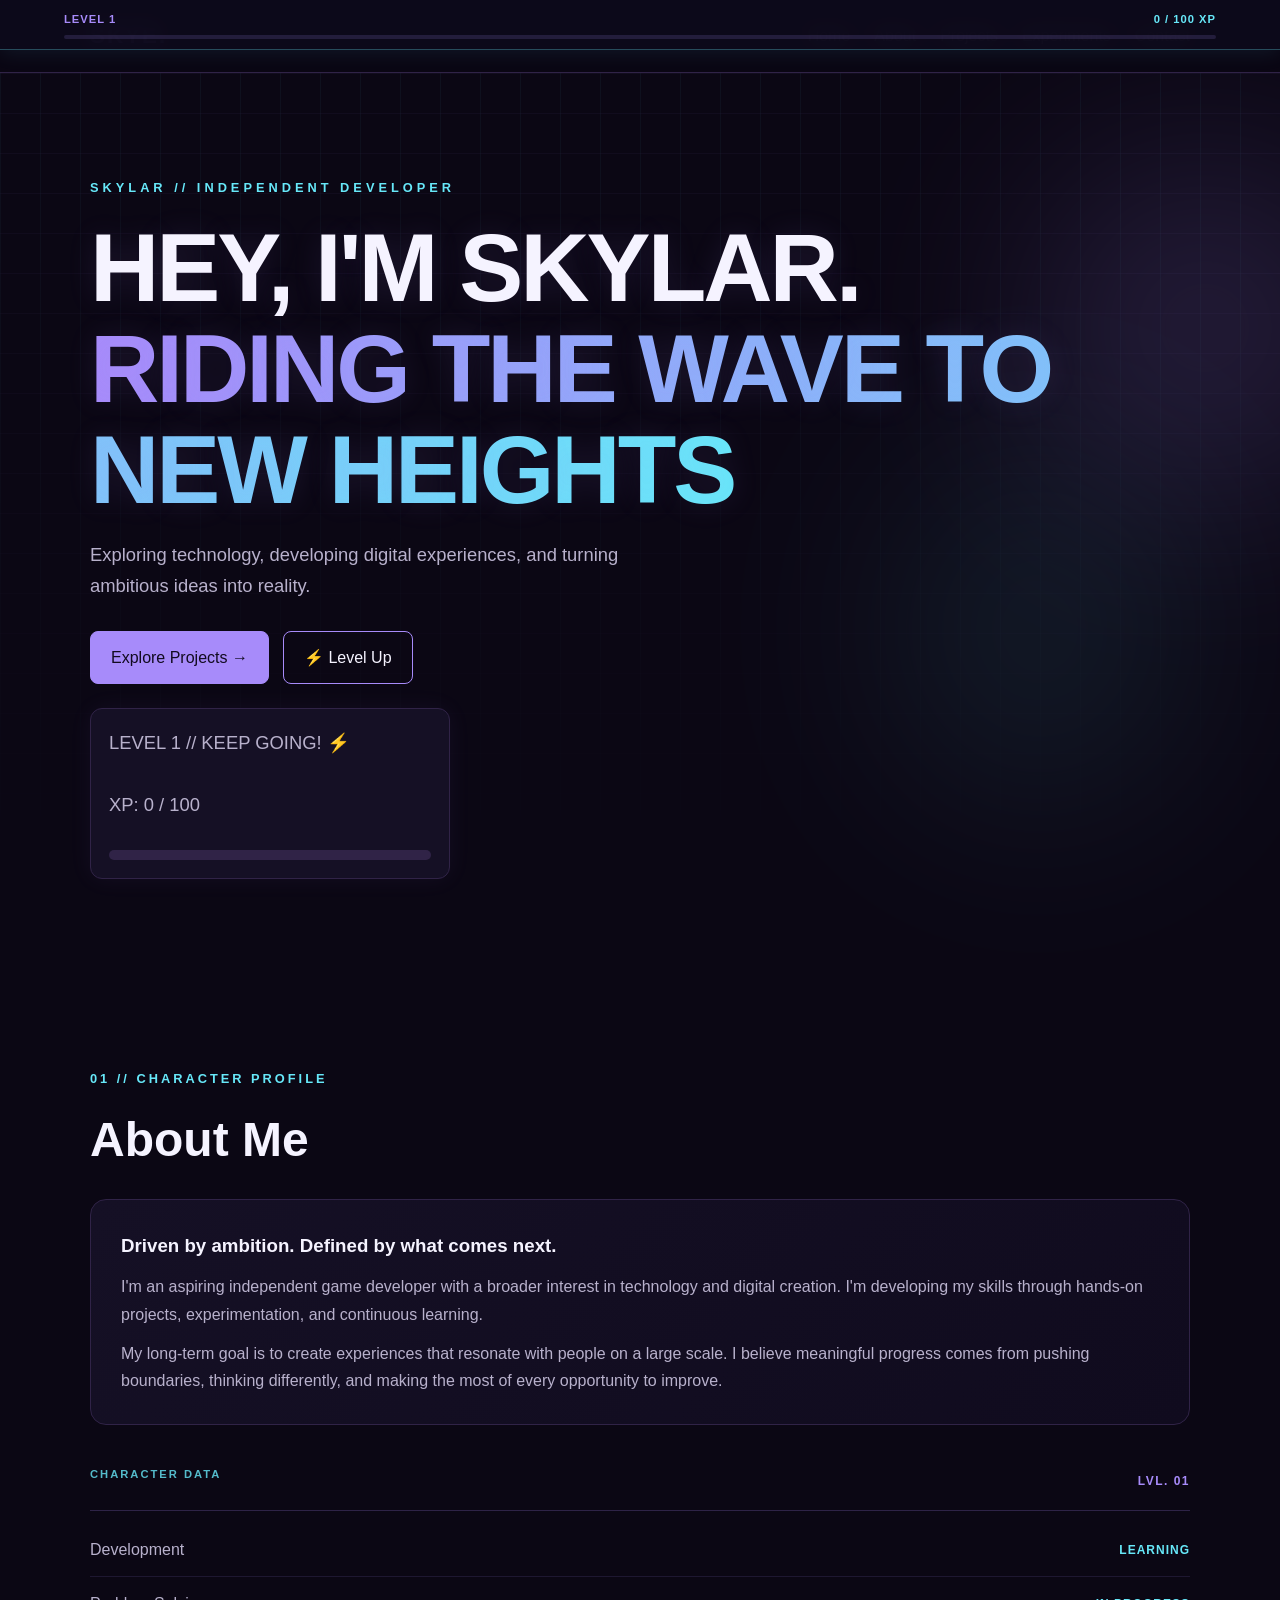
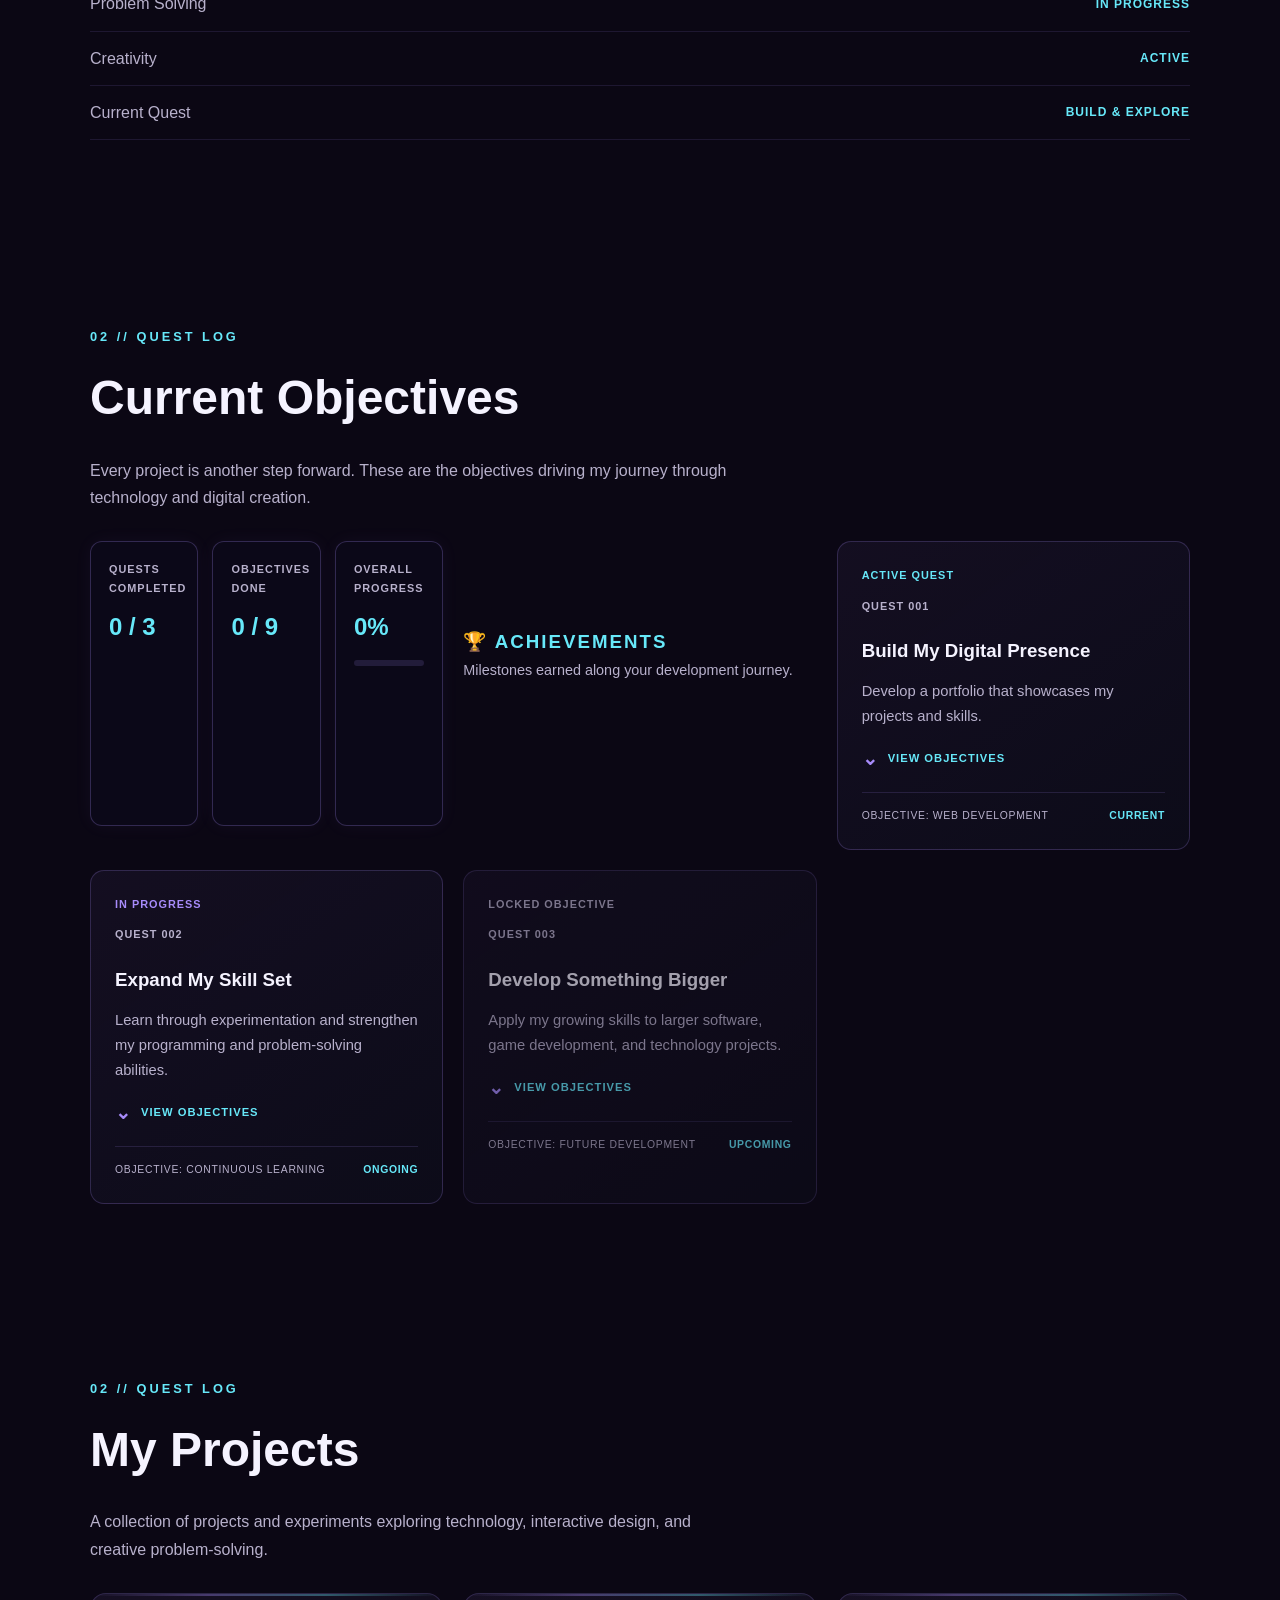
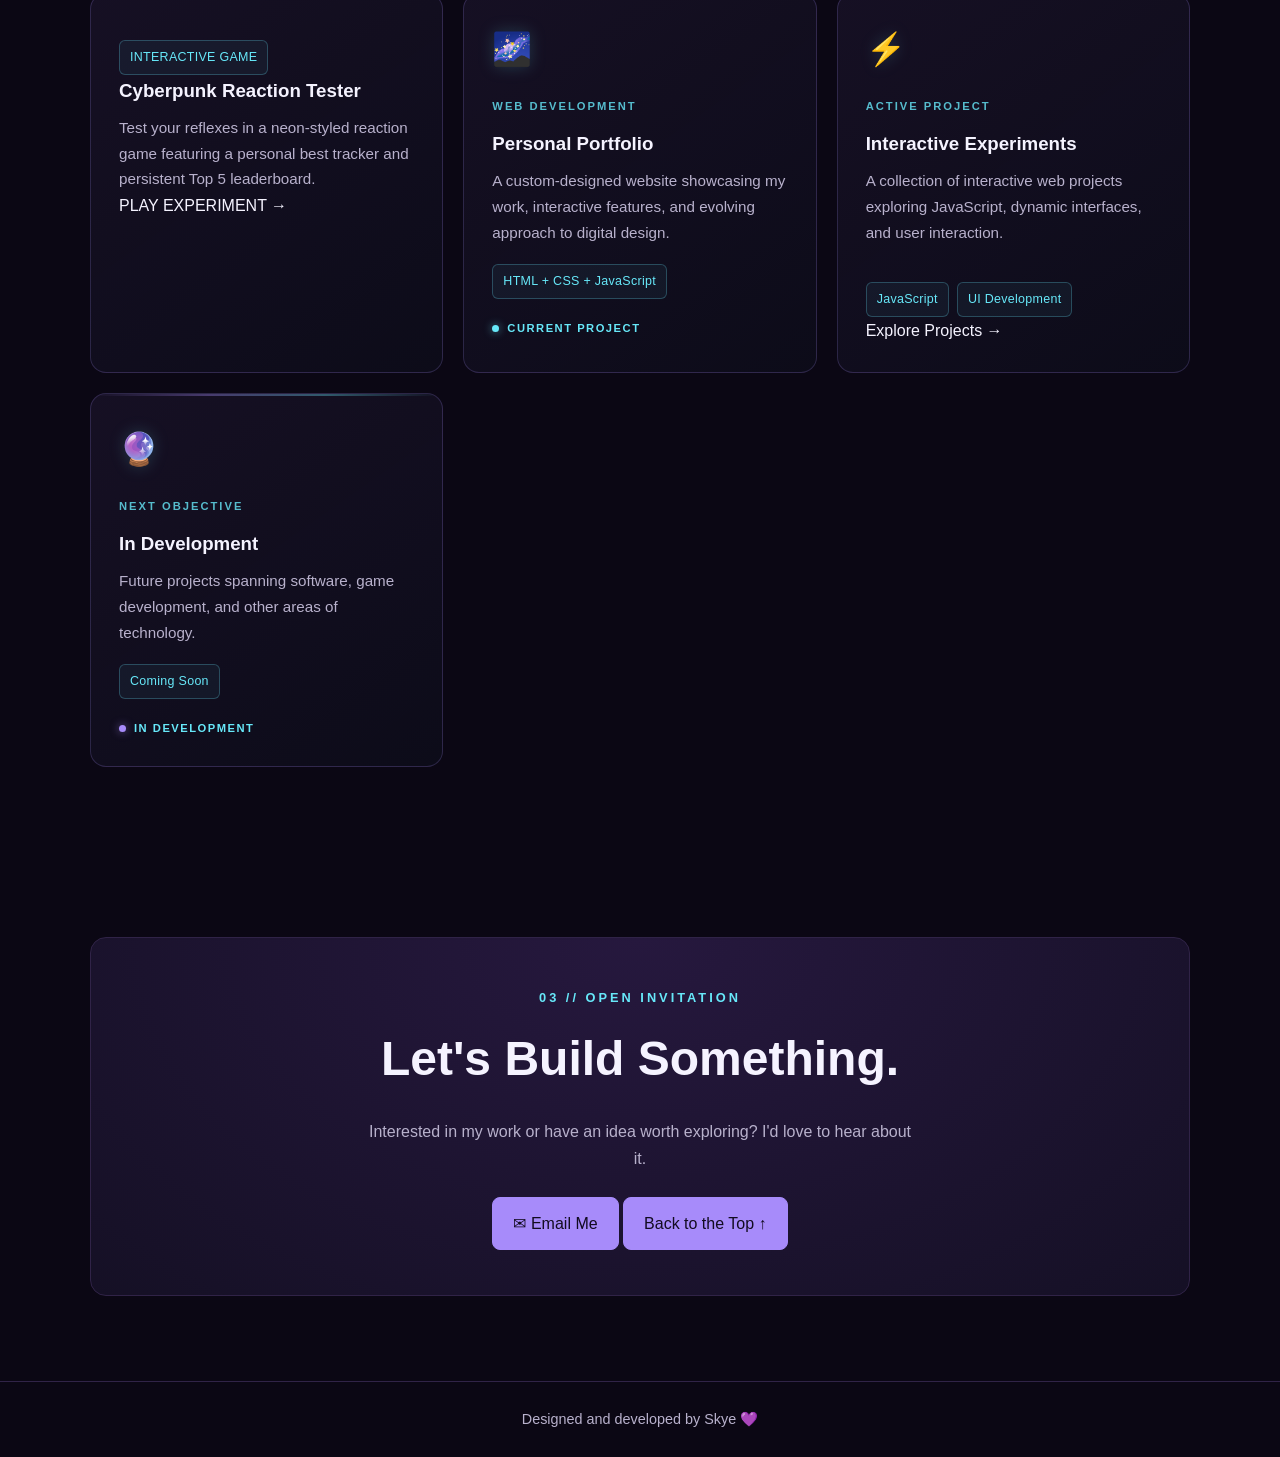
<file: index.html>
<!DOCTYPE html>
<html lang="en">
<head>
  <meta charset="UTF-8">
  <meta name="viewport" content="width=device-width, initial-scale=1.0">

  <title>Skye | Personal Portfolio</title>
  <meta name="description" content="Explore Skylar's portfolio of digital projects, interactive experiments, and work in technology and development.">
<link rel="stylesheet" href="style.css">

</head>

<body>


<!-- FLOATING XP BAR -->
<div class="floating-xp">
  <div class="floating-xp-info">
    <span id="floating-xp-level">LEVEL 1</span>
    <span id="floating-xp-text">0 / 100 XP</span>
  </div>

  <div class="floating-xp-track">
    <div
      class="floating-xp-fill"
      id="floating-xp-fill"
    ></div>
  </div>
</div>


  <!-- NAVIGATION -->
  <header>
    <nav class="container">
      <a class="logo" href="#home">SKYE<span class="gradient-text">.</span></a>

      <ul class="nav-links">
        <li><a href="#home">Home</a></li>
        <li><a href="#about">About</a></li>
        <li><a href="#projects">Projects</a></li>
        <li><a href="experiments.html">Experiments</a></li>
        <li><a href="#contact">Contact</a></li>
      </ul>
    </nav>
  </header>

  <main>
    <!-- HERO -->
    <section class="hero" id="home">
      <div class="hero-grid" aria-hidden="true"></div>
      <div class="container">
        <span class="eyebrow">Skylar // Independent Developer
        </span>

        <h1>
          HEY, I'M SKYLAR.<br>
          <span class="gradient-text">RIDING THE WAVE TO NEW HEIGHTS</span>
        </h1>

        <p>
  Exploring technology, developing digital experiences,
  and turning ambitious ideas into reality.
          </p>

        <div class="buttons">
          <a class="button button-primary" href="#projects">
            Explore Projects →
          </a>

          <button class="button button-secondary" id="levelUp">
            ⚡ Level Up
          </button>
        </div>

        <div class="level-panel">
            <p id="levelMessage" aria-live="polite">
                 LEVEL 1 // READY TO BEGIN
              </p>

            <p id="xpText">XP: 0 / 100</p>

  <div class="xp-track">
    <div id="xpBar"></div>

<!-- XP PROGRESS BAR -->
<div class="xp-progress-container">
  <div class="xp-progress-labels">
    <span>XP PROGRESS</span>
    <span id="xp-progress-text">0 / 100 XP</span>
  </div>

  <div
    class="xp-progress-track"
    role="progressbar"
    aria-label="XP progress to next level"
    aria-valuemin="0"
    aria-valuemax="100"
    aria-valuenow="0"
    id="xp-progress-bar"
  >
    <div class="xp-progress-fill" id="xp-progress-fill"></div>
  </div>
</div>

  </div>
</div>
      </div>
    </section>

    <!-- ABOUT -->
    <section id="about">
      <div class="container">
        <span class="section-label">01 // Character Profile</span>
        <h2>About Me</h2>

        <div class="about-box">
  <h3>Driven by ambition. Defined by what comes next.</h3>

  <p>
    I'm an aspiring independent game developer with a
    broader interest in technology and digital creation.
    I'm developing my skills through hands-on projects,
    experimentation, and continuous learning.
  </p>

  <p>
    My long-term goal is to create experiences that
    resonate with people on a large scale. I believe
    meaningful progress comes from pushing boundaries,
    thinking differently, and making the most of every
    opportunity to improve.
  </p>
</div>

<div class="character-stats">
  <div class="stats-heading">
    <span class="project-type">CHARACTER DATA</span>
    <span class="stats-level">LVL. 01</span>
  </div>

  <div class="stat-row">
    <span class="stat-name">Development</span>
    <span class="stat-value">LEARNING</span>
  </div>

  <div class="stat-row">
    <span class="stat-name">Problem Solving</span>
    <span class="stat-value">IN PROGRESS</span>
  </div>

  <div class="stat-row">
    <span class="stat-name">Creativity</span>
    <span class="stat-value">ACTIVE</span>
  </div>

  <div class="stat-row">
    <span class="stat-name">Current Quest</span>
    <span class="stat-value">BUILD &amp; EXPLORE</span>
  </div>
</div>

      </div>
    </section>

<!-- QUEST LOG -->
<section id="quests">
  <div class="container">
    <span class="section-label">02 // Quest Log</span>
    <h2>Current Objectives</h2>

    <p class="section-intro">
      Every project is another step forward. These are the objectives
      driving my journey through technology and digital creation.
    </p>

    <div class="quest-list">

      
<!-- QUEST STATISTICS -->
<div class="quest-stats">
  <div class="quest-stat">
    <span class="quest-stat-label">QUESTS COMPLETED</span>
    <span class="quest-stat-value" id="quests-completed">0 / 3</span>
  </div>

  <div class="quest-stat">
    <span class="quest-stat-label">OBJECTIVES DONE</span>
    <span class="quest-stat-value" id="objectives-completed">0 / 9</span>
  </div>

  <div class="quest-stat">
    <span class="quest-stat-label">OVERALL PROGRESS</span>
    <span class="quest-stat-value" id="quest-completion-percent">0%</span>
    <div class="quest-stats-track">
      <div class="quest-stats-fill" id="quest-stats-fill"></div>
    </div>
  </div>
</div>


<!-- ACHIEVEMENT SYSTEM -->
<section class="achievement-panel">
  <h3>🏆 ACHIEVEMENTS</h3>
  <p class="achievement-intro">
    Milestones earned along your development journey.
  </p>

  <div class="achievement-grid" id="achievement-grid"></div>
</section>

<article class="quest-card">
  <button class="quest-toggle" aria-expanded="false">
    <span class="quest-status quest-active">ACTIVE QUEST</span>
    <span class="quest-number">QUEST 001</span>
    <span class="quest-title">Build My Digital Presence</span>
    <span class="quest-summary">
      Develop a portfolio that showcases my projects and skills.
    </span>
    
<span class="quest-expand">
  <span class="quest-arrow" aria-hidden="true">⌄</span>
  <span class="quest-expand-label">VIEW OBJECTIVES</span>
</span>

  </button>

  <div class="quest-details" hidden>
    <p class="quest-detail-label">MISSION OBJECTIVES</p>
    
<ul class="quest-objectives">
  <li>
    <label>
      <input type="checkbox" class="quest-checkbox">
      <span>Build and style the portfolio website</span>
    </label>
  </li>
  <li>
    <label>
      <input type="checkbox" class="quest-checkbox">
      <span>Create interactive web experiments</span>
    </label>
  </li>
  <li>
    <label>
      <input type="checkbox" class="quest-checkbox">
      <span>Showcase projects and technical growth</span>
    </label>
  </li>
</ul>

    <div class="quest-reward">REWARD: EXPERIENCE + KNOWLEDGE</div>
  </div>

  <div class="quest-footer">
    <span>OBJECTIVE: WEB DEVELOPMENT</span>
    <span class="quest-rank">CURRENT</span>
  </div>
</article>


      
<article class="quest-card">
  <button class="quest-toggle" aria-expanded="false">
    <span class="quest-status quest-progress">IN PROGRESS</span>
    <span class="quest-number">QUEST 002</span>
    <span class="quest-title">Expand My Skill Set</span>
    <span class="quest-summary">
      Learn through experimentation and strengthen my programming
      and problem-solving abilities.
    </span>
    
<span class="quest-expand">
  <span class="quest-arrow" aria-hidden="true">⌄</span>
  <span class="quest-expand-label">VIEW OBJECTIVES</span>
</span>

  </button>

  <div class="quest-details" hidden>
    <p class="quest-detail-label">MISSION OBJECTIVES</p>
    
<ul class="quest-objectives">
  <li>
    <label>
      <input type="checkbox" class="quest-checkbox">
      <span>Practice HTML, CSS, and JavaScript</span>
    </label>
  </li>
  <li>
    <label>
      <input type="checkbox" class="quest-checkbox">
      <span>Build interactive projects and experiments</span>
    </label>
  </li>
  <li>
    <label>
      <input type="checkbox" class="quest-checkbox">
      <span>Develop problem-solving skills through practice</span>
    </label>
  </li>
</ul>

    <div class="quest-reward">REWARD: SKILLS + EXPERIENCE</div>
  </div>

  <div class="quest-footer">
    <span>OBJECTIVE: CONTINUOUS LEARNING</span>
    <span class="quest-rank">ONGOING</span>
  </div>
</article>


      
<article class="quest-card quest-locked">
  <button class="quest-toggle" aria-expanded="false">
    <span class="quest-status quest-locked-label">LOCKED OBJECTIVE</span>
    <span class="quest-number">QUEST 003</span>
    <span class="quest-title">Develop Something Bigger</span>
    <span class="quest-summary">
      Apply my growing skills to larger software, game development,
      and technology projects.
    </span>
    
<span class="quest-expand">
  <span class="quest-arrow" aria-hidden="true">⌄</span>
  <span class="quest-expand-label">VIEW OBJECTIVES</span>
</span>

  </button>

  <div class="quest-details" hidden>
    <p class="quest-detail-label">FUTURE OBJECTIVES</p>
    
<ul class="quest-objectives">
  <li>
    <label>
      <input type="checkbox" class="quest-checkbox">
      <span>Plan a larger independent project</span>
    </label>
  </li>
  <li>
    <label>
      <input type="checkbox" class="quest-checkbox">
      <span>Explore software or game development</span>
    </label>
  </li>
  <li>
    <label>
      <input type="checkbox" class="quest-checkbox">
      <span>Build something substantial from the ground up</span>
    </label>
  </li>
</ul>

    <div class="quest-reward">REWARD: NEW POSSIBILITIES</div>
  </div>

  <div class="quest-footer">
    <span>OBJECTIVE: FUTURE DEVELOPMENT</span>
    <span class="quest-rank">UPCOMING</span>
  </div>
</article>


    </div>
  </div>
</section>


    <!-- PROJECTS -->
    <section id="projects">
      <div class="container">
        <span class="section-label">02 // Quest Log</span>
        <h2>My Projects</h2>

        <p class="section-intro">
  A collection of projects and experiments exploring
  technology, interactive design, and creative problem-solving.
          </p>

        <div class="project-grid">

<div class="project-card">
  <span class="project-tag">INTERACTIVE GAME</span>
  <h3>Cyberpunk Reaction Tester</h3>
  <p>
    Test your reflexes in a neon-styled reaction game
    featuring a personal best tracker and persistent
    Top 5 leaderboard.
  </p>
  <a href="reaction-tester.html" class="project-link">
    PLAY EXPERIMENT →
  </a>
</div>

          <article class="project-card">
            <div class="project-icon">🌌</div>
            <span class="project-type">WEB DEVELOPMENT</span>
            <h3>Personal Portfolio</h3>
            <p>
              A custom-designed website showcasing my work, interactive features, and evolving approach to digital design.
            </p>
            <span class="project-tag">HTML + CSS + JavaScript</span>
            <div class="project-status">
  <span class="status-dot"></span>
  CURRENT PROJECT
</div>
          </article>

          <article class="project-card">
  <div class="project-icon">⚡</div>
  <span class="project-type">ACTIVE PROJECT</span>
  <h3>Interactive Experiments</h3>

  <p>
    A collection of interactive web projects exploring JavaScript, dynamic interfaces, and user interaction.
  </p>

  <div class="project-tags">
    <span class="project-tag">JavaScript</span>
    <span class="project-tag">UI Development</span>
  </div>

  <a href="experiments.html" class="project-link">
    Explore Projects <span aria-hidden="true">→</span>
  </a>
</article>


          <article class="project-card">
            <div class="project-icon">🔮</div>
            <span class="project-type">NEXT OBJECTIVE</span>
            <h3>In Development</h3>
            <p>
              Future projects spanning software, game development, and other areas of technology.
            </p>
            <span class="project-tag">Coming Soon</span>
            <div class="project-status">
  <span class="status-dot status-pending"></span>
  IN DEVELOPMENT
</div>
          </article>
        </div>
      </div>
    </section>
    

    <!-- CONTACT -->
    <section id="contact">
      <div class="container">
        <div class="contact-box">
          <span class="section-label">03 // Open Invitation</span>
          <h2>Let's Build Something.</h2>

          <p>
  Interested in my work or have an idea worth exploring?
  I'd love to hear about it.
          </p>
          
<a
  class="button button-primary"
  href="https://mail.google.com/mail/?view=cm&to=Skylar.Developer%40gmail.com"
  target="_blank"
  rel="noopener noreferrer"
>
  <span>✉</span> Email Me
</a>


          <a class="button button-primary" href="#home">
            Back to the Top ↑
          </a>
        </div>
      </div>
    </section>
  </main>

  <footer>
    <div class="container">
      Designed and developed by Skye 💜
    </div>
  </footer>

<script src="main.js" defer></script>

</body>
</html>
</file>
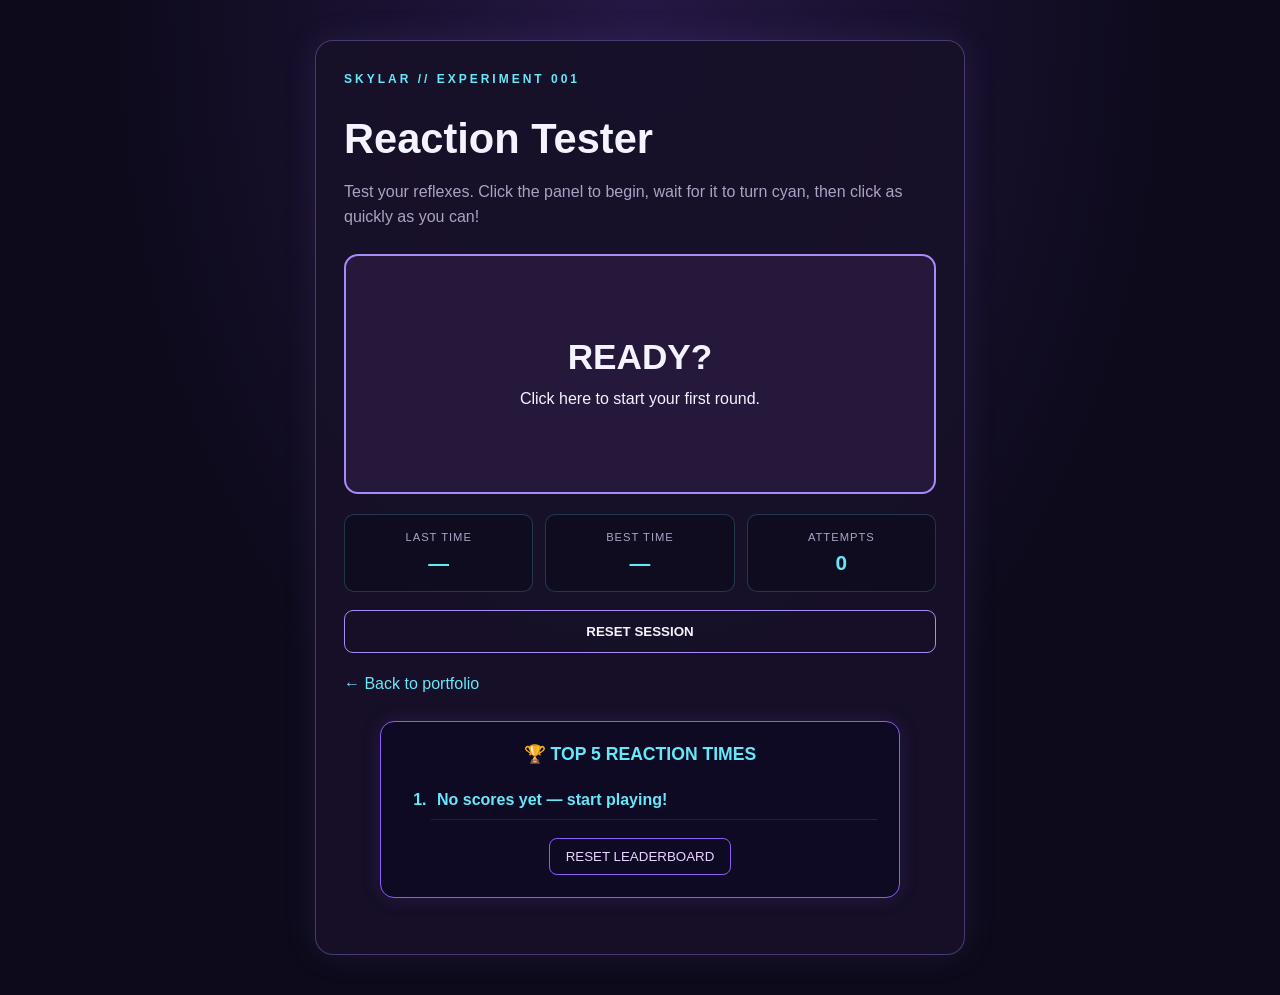
<file: reaction-tester.html>
<!DOCTYPE html>
<html lang="en">
<head>
  <meta charset="UTF-8">
  <meta name="viewport" content="width=device-width, initial-scale=1.0">
  <title>Reaction Tester // Cyberpunk</title>

  <style>
    :root {
      --cyan: #67e8f9;
      --purple: #a78bfa;
      --bg: #0d0a1b;
      --panel: #171129;
      --text: #f5f3ff;
      --muted: #aaa3c5;
    }

    * {
      box-sizing: border-box;
    }

    body {
      margin: 0;
      min-height: 100vh;
      padding: 40px 20px;
      display: grid;
      place-items: center;
      background:
        radial-gradient(ellipse at top, #251743, transparent 60%),
        var(--bg);
      color: var(--text);
      font-family: Arial, sans-serif;
    }

    .game {
      width: min(100%, 650px);
      padding: 28px;
      border: 1px solid rgba(167, 139, 250, 0.35);
      border-radius: 18px;
      background: rgba(23, 17, 41, 0.92);
      box-shadow: 0 0 35px rgba(167, 139, 250, 0.1);
    }

    .eyebrow {
      color: var(--cyan);
      font-size: 0.75rem;
      font-weight: bold;
      letter-spacing: 3px;
    }

    h1 {
      margin-bottom: 8px;
      font-size: clamp(1.8rem, 6vw, 2.6rem);
    }

    .description {
      color: var(--muted);
      line-height: 1.6;
    }

    .reaction-zone {
      min-height: 240px;
      margin-top: 24px;
      padding: 24px;
      display: grid;
      place-content: center;
      text-align: center;
      border: 2px solid var(--purple);
      border-radius: 14px;
      background: #25183b;
      cursor: pointer;
      user-select: none;
      transition:
        background 0.15s,
        border-color 0.15s,
        box-shadow 0.15s;
    }

    .reaction-zone h2 {
      margin: 0 0 10px;
      font-size: clamp(1.5rem, 5vw, 2.2rem);
    }

    .reaction-zone p {
      margin: 0;
      line-height: 1.5;
    }

    .reaction-zone.waiting {
      background: #401c39;
      border-color: #fb7185;
    }

    .reaction-zone.ready {
      background: #063d39;
      border-color: var(--cyan);
      box-shadow: 0 0 35px rgba(103, 232, 249, 0.25);
    }

    .reaction-zone.early {
      background: #493017;
      border-color: #fbbf24;
    }

    .reaction-zone:focus-visible {
      outline: 3px solid white;
      outline-offset: 4px;
    }

    .stats {
      display: grid;
      grid-template-columns: repeat(3, minmax(0, 1fr));
      gap: 12px;
      margin-top: 20px;
    }

    .stat {
      padding: 16px 8px;
      text-align: center;
      border: 1px solid rgba(103, 232, 249, 0.2);
      border-radius: 10px;
      background: rgba(13, 10, 27, 0.6);
    }

    .stat-label {
      display: block;
      color: var(--muted);
      font-size: 0.7rem;
      letter-spacing: 1px;
    }

    .stat-value {
      display: block;
      margin-top: 8px;
      color: var(--cyan);
      font-size: 1.3rem;
      font-weight: bold;
    }

    .reset-button {
      width: 100%;
      margin-top: 18px;
      padding: 13px;
      border: 1px solid var(--purple);
      border-radius: 9px;
      background: transparent;
      color: var(--text);
      font-weight: bold;
      cursor: pointer;
    }

    .reset-button:hover {
      background: rgba(167, 139, 250, 0.12);
    }

    .back-link {
      display: inline-block;
      margin-top: 22px;
      color: var(--cyan);
      text-decoration: none;
    }

    @media (max-width: 450px) {
      .game {
        padding: 20px;
      }

      .stats {
        gap: 7px;
      }
    }

    .leaderboard {
      width: min(100%, 520px);
      margin: 28px auto;
      padding: 22px;
      border: 1px solid #8b5cf6;
      border-radius: 14px;
      background: rgba(15, 10, 35, 0.9);
      box-shadow: 0 0 20px rgba(139, 92, 246, 0.15);
      text-align: left;
    }

    .leaderboard h2 {
      color: #67e8f9;
      font-size: 1.1rem;
      margin-top: 0;
      text-align: center;
    }

    #leaderboard-list {
      padding-left: 28px;
      color: #e9d5ff;
    }

    #leaderboard-list li {
      padding: 10px 6px;
      border-bottom: 1px solid rgba(139, 92, 246, 0.2);
    }

    #leaderboard-list li:first-child {
      color: #67e8f9;
      font-weight: bold;
    }

    #reset-leaderboard {
      display: block;
      margin: 18px auto 0;
      padding: 10px 16px;
      border: 1px solid #8b5cf6;
      border-radius: 8px;
      background: transparent;
      color: #e9d5ff;
      cursor: pointer;
    }

    #reset-leaderboard:hover {
      background: rgba(139, 92, 246, 0.2);
    }

  </style>
</head>

<body>
  <main class="game">
    <span class="eyebrow">SKYLAR // EXPERIMENT 001</span>
    <h1>Reaction Tester</h1>

    <p class="description">
      Test your reflexes. Click the panel to begin, wait for it
      to turn cyan, then click as quickly as you can!
    </p>

    <div
      class="reaction-zone"
      id="reaction-zone"
      role="button"
      tabindex="0"
      aria-label="Reaction test game area"
    >
      <div>
        <h2 id="game-message">READY?</h2>
        <p id="game-hint">Click here to start your first round.</p>
      </div>
    </div>

    <div class="stats">
      <div class="stat">
        <span class="stat-label">LAST TIME</span>
        <span class="stat-value" id="last-time">—</span>
      </div>

      <div class="stat">
        <span class="stat-label">BEST TIME</span>
        <span class="stat-value" id="best-time">—</span>
      </div>

      <div class="stat">
        <span class="stat-label">ATTEMPTS</span>
        <span class="stat-value" id="attempts">0</span>
      </div>
    </div>

    <button class="reset-button" id="reset-button">
      RESET SESSION
    </button>

    <a class="back-link" href="index.html">
      ← Back to portfolio
    </a>
     <!-- LEADERBOARD -->
    <section class="leaderboard">
      <h2>🏆 TOP 5 REACTION TIMES</h2>
      <ol id="leaderboard-list">
        <li>No scores yet — start playing!</li>
      </ol>
      <button id="reset-leaderboard">RESET LEADERBOARD</button>
    </section>
  </main>

  <script>
    const zone = document.getElementById("reaction-zone");
    const message = document.getElementById("game-message");
    const hint = document.getElementById("game-hint");
    const lastDisplay = document.getElementById("last-time");
    const bestDisplay = document.getElementById("best-time");
    const attemptsDisplay = document.getElementById("attempts");
    const resetButton = document.getElementById("reset-button");

    let state = "idle";
    let goTime = 0;
    let waitTimer = null;
    let attempts = 0;
    let lastTime = null;

    let bestTime = null;

    try {
      const savedBest = Number(
        localStorage.getItem("reactionTesterBest")
      );

      if (Number.isFinite(savedBest) && savedBest > 0) {
        bestTime = savedBest;
      }
    } catch {
      // The game still works if browser storage is unavailable.
    }

    function showBest() {
      bestDisplay.textContent =
        bestTime === null ? "—" : `${bestTime} ms`;
    }

    function startRound() {
      clearTimeout(waitTimer);

      state = "waiting";
      zone.className = "reaction-zone waiting";
      message.textContent = "WAIT FOR CYAN...";
      hint.textContent = "Stay ready. Don't click yet!";

      const delay = 1500 + Math.random() * 2500;

      waitTimer = setTimeout(() => {
        state = "ready";
        goTime = performance.now();

        zone.className = "reaction-zone ready";
        message.textContent = "CLICK NOW!";
        hint.textContent = "Go! Go! Go!";
      }, delay);
    }

    function handlePress() {
      if (state === "waiting") {
        clearTimeout(waitTimer);
        state = "early";

        zone.className = "reaction-zone early";
        message.textContent = "TOO EARLY!";
        hint.textContent = "Wait for cyan, then click to try again.";
        return;
      }

           if (state === "ready") {
        const reaction = Math.round(performance.now() - goTime);
        saveLeaderboardScore(reaction);

        state = "result";
        lastTime = reaction;
        attempts++;

        lastDisplay.textContent = `${reaction} ms`;
        attemptsDisplay.textContent = attempts;

        zone.className = "reaction-zone";
        message.textContent = `${reaction} ms`;
        hint.textContent =
          reaction < 200 ? "Lightning fast! ⚡" :
          reaction < 300 ? "Great reaction!" :
          reaction < 400 ? "Nice! Keep going." :
          "Try another round to beat your time!";

        if (bestTime === null || reaction < bestTime) {
          bestTime = reaction;
          showBest();

          try {
            localStorage.setItem(
              "reactionTesterBest",
              String(bestTime)
            );
          } catch {
            // Best time remains available for this session.
          }
        }

        return;
      }

      // Start the next round from the initial,
      // early-click, or result state.
      startRound();
    }

    zone.addEventListener("pointerdown", (event) => {
      if (event.button !== 0) return;
      handlePress();
    });

    zone.addEventListener("keydown", (event) => {
      if (event.repeat) return;

      if (event.key === "Enter" || event.key === " ") {
        event.preventDefault();
        handlePress();
      }
    });

    resetButton.addEventListener("click", () => {
      clearTimeout(waitTimer);

      state = "idle";
      attempts = 0;
      lastTime = null;

      zone.className = "reaction-zone";
      message.textContent = "READY?";
      hint.textContent = "Click here to start your first round.";

      lastDisplay.textContent = "—";
      attemptsDisplay.textContent = "0";

      // Keep your all-time best even when resetting the session.
      showBest();
    });

    showBest();



    // TOP 5 LEADERBOARD
    const leaderboardList = document.getElementById("leaderboard-list");
    const resetLeaderboardButton = document.getElementById("reset-leaderboard");

    let leaderboard = [];

    try {
      const savedScores = JSON.parse(
        localStorage.getItem("reactionTesterLeaderboard") || "[]"
      );

      if (Array.isArray(savedScores)) {
        leaderboard = savedScores
          .filter((score) => Number.isFinite(score) && score > 0)
          .sort((a, b) => a - b)
          .slice(0, 5);
      }
    } catch {
      leaderboard = [];
    }

    function renderLeaderboard() {
      leaderboardList.replaceChildren();

      if (leaderboard.length === 0) {
        const item = document.createElement("li");
        item.textContent = "No scores yet — start playing!";
        leaderboardList.appendChild(item);
        return;
      }

      leaderboard.forEach((score) => {
        const item = document.createElement("li");
        item.textContent = `${score.toFixed(1)} ms`;
        leaderboardList.appendChild(item);
      });
    }

    function saveLeaderboardScore(time) {
      leaderboard.push(time);
      leaderboard.sort((a, b) => a - b);
      leaderboard = leaderboard.slice(0, 5);

      localStorage.setItem(
        "reactionTesterLeaderboard",
        JSON.stringify(leaderboard)
      );

      renderLeaderboard();
    }

    resetLeaderboardButton.addEventListener("click", () => {
      if (confirm("Clear all five leaderboard scores?")) {
        leaderboard = [];
        localStorage.removeItem("reactionTesterLeaderboard");
        renderLeaderboard();
      }
    });

    renderLeaderboard();

  </script>
</body>
</html>
</file>
<file: style.css>
/* 1. GLOBAL SETTINGS */
    :root {
      --background: #0b0714;
      --surface: #151025;
      --purple: #a78bfa;
      --cyan: #67e8f9;
      --text: #f5f3ff;
      --muted: #b8b1cc;
      --border: #302347;
    }

    * {
      box-sizing: border-box;
      margin: 0;
      padding: 0;
    }

    html {
      scroll-behavior: smooth;
      scroll-padding-top: 90px;
    }

    body {
      background: var(--background);
      color: var(--text);
      font-family: Arial, sans-serif;
      line-height: 1.7;
    }

    a {
      color: inherit;
      text-decoration: none;
    }

    .container {
      width: min(1100px, 90%);
      margin: 0 auto;
    }
.level-panel {
  max-width: 360px;
  margin-top: 24px;
  padding: 18px;
  background: var(--surface);
  border: 1px solid var(--border);
  border-radius: 12px;
}

.level-panel p {
  margin-bottom: 8px;
  color: var(--cyan);
  font-size: 0.9rem;
}

.xp-track {
  height: 10px;
  overflow: hidden;
  background: #302347;
  border-radius: 20px;
}

#xpBar {
  width: 0%;
  height: 100%;
  background: linear-gradient(90deg, var(--purple), var(--cyan));
  border-radius: 20px;
  transition: width 0.3s ease;
}

    /* 2. NAVIGATION BAR */
    header {
      position: sticky;
      top: 0;
      z-index: 10;
      background: rgba(11, 7, 20, 0.92);
      border-bottom: 1px solid var(--border);
      backdrop-filter: blur(12px);
    }

    nav {
      min-height: 72px;
      display: flex;
      justify-content: space-between;
      align-items: center;
      gap: 20px;
    }

    .logo {
      color: var(--purple);
      font-size: 1.4rem;
      font-weight: 800;
      letter-spacing: 2px;
    }

    .nav-links {
      display: flex;
      flex-wrap: wrap;
      gap: 24px;
      list-style: none;
    }

    .nav-links a {
      color: var(--muted);
      transition: color 0.2s;
    }

    .nav-links a:hover {
      color: var(--cyan);
    }

    /* 3. HERO / INTRODUCTION */
    .hero {
      min-height: 78vh;
      display: flex;
      align-items: center;
      position: relative;
      overflow: hidden;
      padding: 100px 0;
    }

    .hero::before {
      
  content: "";
  position: absolute;
  width: 350px;
  height: 350px;
  right: -100px;
  top: 80px;
  background: var(--purple);
  opacity: 0.16;
  filter: blur(100px);
  border-radius: 50%;
  pointer-events: none;
}

/* Cyan glow */
.hero::after {
  content: "";
  position: absolute;
  width: 280px;
  height: 350px;
  right: 100px;
  bottom: 175px;
  background: var(--cyan);
  opacity: 0.10;
  filter: blur(110px);
  border-radius: 50%;
  pointer-events: none;
}

/* Subtle cyberpunk grid */
.hero .container {
  position: relative;
  z-index: 1;
}

.hero {
  isolation: isolate;
}

.hero-grid {
  position: absolute;
  inset: 0;
  pointer-events: none;
  opacity: 0.18;
  background-image:
    linear-gradient(rgba(167, 139, 250, 0.25) 1px, transparent 1px),
    linear-gradient(90deg, rgba(103, 232, 249, 0.25) 1px, transparent 1px);
  background-size: 40px 40px;
  mask-image: linear-gradient(to bottom, black, transparent 90%);
}


    .eyebrow {
      color: var(--cyan);
      text-transform: uppercase;
      letter-spacing: 4px;
      font-size: 0.8rem;
      font-weight: bold;
    }

    h1 {
      font-size: clamp(3rem, 8vw, 6rem);
      line-height: 1.05;
      margin: 18px 0;
      letter-spacing: -3px;
    }

    .gradient-text {
      background: linear-gradient(90deg, var(--purple), var(--cyan));
      background-clip: text;
      -webkit-background-clip: text;
      color: transparent;
    }

    .hero p {
      max-width: 600px;
      color: var(--muted);
      font-size: 1.15rem;
      margin-bottom: 30px;
    }

    .buttons {
      display: flex;
      flex-wrap: wrap;
      gap: 14px;
    }

    .button {
      display: inline-block;
      padding: 12px 20px;
      border: 1px solid var(--purple);
      border-radius: 8px;
      font-weight: bold;
      transition: transform 0.2s, background 0.2s;
      cursor: pointer;
      font: inherit;
    }

    .button:hover {
      transform: translateY(-3px);
    }

    .button-primary {
      background: var(--purple);
      color: #120b20;
    }

    .button-secondary {
      background: transparent;
      color: var(--text);
    }

    .button-secondary:hover {
      background: var(--surface);
    }

    /* 4. GENERAL SECTIONS */
    section:not(.hero) {
      padding: 85px 0;
    }

    .section-label {
      color: var(--cyan);
      text-transform: uppercase;
      letter-spacing: 3px;
      font-size: 0.8rem;
      font-weight: bold;
    }

    h2 {
      font-size: clamp(2rem, 5vw, 3rem);
      margin: 8px 0 18px;
    }

    .section-intro {
      color: var(--muted);
      max-width: 650px;
      margin-bottom: 30px;
    }

    /* 5. ABOUT */
    .about-box {
      padding: 30px;
      border: 1px solid var(--border);
      border-radius: 16px;
      background: linear-gradient(135deg, var(--surface), #100b1e);
    }

    .about-box p {
      color: var(--muted);
      margin-top: 12px;
    }

    /* 6. PROJECT CARDS */
    .project-grid {
      display: grid;
      grid-template-columns: repeat(3, minmax(0, 1fr));
      gap: 20px;
    }

    .project-card {
      background: var(--surface);
      border: 1px solid var(--border);
      border-radius: 14px;
      padding: 24px;
      transition: transform 0.2s, border-color 0.2s;
    }

    .project-card:hover {
      transform: translateY(-5px);
      border-color: var(--purple);
    }

    .project-icon {
      font-size: 2rem;
      margin-bottom: 15px;
    }

    .project-card h3 {
      margin-bottom: 8px;
    }

    .project-card p {
      color: var(--muted);
      font-size: 0.95rem;
    }

    .project-tag {
      display: inline-block;
      margin-top: 18px;
      padding: 4px 10px;
      border-radius: 20px;
      background: #29203d;
      color: var(--cyan);
      font-size: 0.8rem;
    }

    /* 7. CONTACT */
    .contact-box {
      text-align: center;
      padding: 45px 25px;
      border: 1px solid var(--border);
      border-radius: 16px;
      background: radial-gradient(ellipse at top, #26183e, var(--surface));
    }

    .contact-box p {
      color: var(--muted);
      margin: 0 auto 25px;
      max-width: 550px;
    }

    /* 8. FOOTER */
    footer {
      padding: 25px 0;
      border-top: 1px solid var(--border);
      color: var(--muted);
      text-align: center;
      font-size: 0.9rem;
    }

    
/* 9. MOBILE LAYOUT */
@media (max-width: 700px) {
  html {
    scroll-padding-top: 130px;
  }

  .container {
    width: 92%;
  }

  nav {
    padding: 14px 0;
    align-items: flex-start;
    flex-direction: column;
    gap: 8px;
  }

  .nav-links {
    width: 100%;
    display: flex;
    flex-wrap: wrap;
    gap: 8px 16px;
    font-size: 0.9rem;
  }

  .hero {
    min-height: auto;
    padding: 72px 0;
  }

  .eyebrow {
    font-size: 0.72rem;
    letter-spacing: 2px;
  }

  h1 {
    font-size: clamp(2.35rem, 9vw, 4rem);
    letter-spacing: -1.5px;
    overflow-wrap: break-word;
  }

  .hero p {
    font-size: 1rem;
  }

  .buttons {
    gap: 10px;
  }

  .button {
    padding: 11px 15px;
    text-align: center;
  }

  .level-panel {
    width: 100%;
    max-width: 360px;
  }

  .project-grid {
    grid-template-columns: 1fr;
  }

  section:not(.hero) {
    padding: 60px 0;
  }

  .about-box {
    padding: 22px;
  }

  .contact-box {
    padding: 35px 18px;
  }
}

/* EXTRA-SMALL PHONES */
@media (max-width: 400px) {
  h1 {
    font-size: clamp(2rem, 10vw, 2.6rem);
    letter-spacing: -1px;
  }

  .nav-links {
    gap: 8px 12px;
    font-size: 0.85rem;
  }

  .buttons {
    flex-direction: column;
  }

  .buttons .button {
    width: 100%;
  }

  .section-label {
    letter-spacing: 2px;
  }
}


/* 10. CYBERPUNK VISUAL POLISH */

/* Subtle glow around the main heading */
h1 {
  text-shadow: 0 0 30px rgba(167, 139, 250, 0.12);
}

/* Neon glow when hovering over buttons */
.button-primary {
  box-shadow: 0 0 0 rgba(167, 139, 250, 0);
}

.button-primary:hover {
  box-shadow:
    0 0 12px rgba(167, 139, 250, 0.35),
    0 0 28px rgba(103, 232, 249, 0.12);
}

/* Smoother, more atmospheric project cards */
.project-card {
  position: relative;
  overflow: hidden;
  transition:
    transform 0.25s ease,
    border-color 0.25s ease,
    box-shadow 0.25s ease;
}

.project-card:hover {
  box-shadow: 0 8px 30px rgba(167, 139, 250, 0.10);
}

/* Give the project icons a little more personality */
.project-icon {
  filter: drop-shadow(0 0 8px rgba(103, 232, 249, 0.18));
}

/* Make the XP panel feel more like a game interface */
.level-panel {
  box-shadow: 0 0 24px rgba(167, 139, 250, 0.06);
}

/* Respect users who prefer less animation */
@media (prefers-reduced-motion: reduce) {
  *,
  *::before,
  *::after {
    scroll-behavior: auto !important;
    transition-duration: 0.01ms !important;
    animation-duration: 0.01ms !important;
  }
}

/* 11. CYBERPUNK PROJECT CARDS */

.project-card {
  background: linear-gradient(
    145deg,
    rgba(167, 139, 250, 0.07),
    rgba(103, 232, 249, 0.025)
  );
  border: 1px solid rgba(167, 139, 250, 0.2);
  border-radius: 16px;
  padding: 28px;
  position: relative;
  overflow: hidden;
  transition:
    transform 0.25s ease,
    border-color 0.25s ease,
    box-shadow 0.25s ease,
    background 0.25s ease;
}

.project-card:hover {
  transform: translateY(-5px);
  border-color: rgba(103, 232, 249, 0.65);
  box-shadow:
    0 0 18px rgba(167, 139, 250, 0.12),
    0 0 28px rgba(103, 232, 249, 0.07);
  background: linear-gradient(
    145deg,
    rgba(167, 139, 250, 0.11),
    rgba(103, 232, 249, 0.05)
  );
}

.project-card h3 {
  transition: color 0.25s ease;
}

.project-card:hover h3 {
  color: var(--cyan);
}

.project-tags {
  display: flex;
  flex-wrap: wrap;
  gap: 8px;
  margin-top: 18px;
}

.project-tag {
  display: inline-block;
  padding: 6px 10px;
  border: 1px solid rgba(103, 232, 249, 0.25);
  border-radius: 6px;
  background: rgba(103, 232, 249, 0.05);
  color: var(--cyan);
  font-size: 0.78rem;
  letter-spacing: 0.3px;
}

/* PROJECT CLASSIFICATION LABELS */

.project-type {
  display: inline-block;
  margin-bottom: 12px;
  color: var(--cyan);
  font-size: 0.7rem;
  font-weight: 700;
  letter-spacing: 2px;
  text-transform: uppercase;
  opacity: 0.8;
}

.project-card:hover .project-type {
  opacity: 1;
  text-shadow: 0 0 10px rgba(103, 232, 249, 0.35);
}

/* PROJECT CARD ACCENT LINE */

.project-card::before {
  content: "";
  position: absolute;
  top: 0;
  left: 0;
  width: 100%;
  height: 2px;
  background: linear-gradient(
    90deg,
    transparent,
    var(--purple),
    var(--cyan),
    transparent
  );
  opacity: 0.35;
  transition: opacity 0.25s ease;
}

.project-card:hover::before {
  opacity: 1;
}

/* PROJECT STATUS INDICATORS */

.project-status {
  display: flex;
  align-items: center;
  gap: 8px;
  margin-top: 20px;
  color: var(--cyan);
  font-size: 0.7rem;
  font-weight: 700;
  letter-spacing: 1.5px;
}

.status-dot {
  width: 7px;
  height: 7px;
  flex-shrink: 0;
  border-radius: 50%;
  background: var(--cyan);
  box-shadow: 0 0 8px rgba(103, 232, 249, 0.6);
}

.status-pending {
  background: var(--purple);
  box-shadow: 0 0 8px rgba(167, 139, 250, 0.6);
}


/* CHARACTER DATA — MINIMAL HUD STYLE */

.character-stats {
  margin-top: 28px;
  padding: 12px 0;
  border: none;
  background: transparent;
}

.stats-heading {
  display: flex;
  align-items: center;
  justify-content: space-between;
  gap: 16px;
  margin-bottom: 12px;
  padding-bottom: 14px;
  border-bottom: 1px solid rgba(167, 139, 250, 0.22);
}

.stats-level {
  color: var(--purple);
  font-size: 0.75rem;
  font-weight: 700;
  letter-spacing: 1.5px;
}

.stat-row {
  display: flex;
  justify-content: space-between;
  align-items: center;
  gap: 16px;
  padding: 13px 0;
  border-bottom: 1px solid rgba(167, 139, 250, 0.12);
}

.stat-name {
  color: var(--muted);
}

.stat-value {
  color: var(--cyan);
  font-size: 0.75rem;
  font-weight: 700;
  letter-spacing: 1px;
  text-align: right;
}

@media (max-width: 400px) {
  .stat-row {
    align-items: flex-start;
    flex-direction: column;
    gap: 6px;
  }

  .stat-value {
    text-align: left;
  }
}


/* 12. RPG QUEST LOG */

.quest-list {
  display: grid;
  grid-template-columns: repeat(3, minmax(0, 1fr));
  gap: 20px;
  margin-top: 30px;
}

.quest-card {
  position: relative;
  overflow: hidden;
  padding: 24px;
  border: 1px solid rgba(167, 139, 250, 0.22);
  border-radius: 14px;
  background: linear-gradient(
    145deg,
    rgba(167, 139, 250, 0.06),
    rgba(103, 232, 249, 0.025)
  );
  transition:
    transform 0.25s ease,
    border-color 0.25s ease,
    box-shadow 0.25s ease;
}

.quest-card:hover {
  transform: translateY(-4px);
  border-color: rgba(103, 232, 249, 0.6);
  box-shadow: 0 0 22px rgba(103, 232, 249, 0.07);
}

.quest-header,
.quest-footer {
  display: flex;
  justify-content: space-between;
  align-items: center;
  flex-wrap: wrap;
  gap: 10px;
}

.quest-status,
.quest-number,
.quest-rank {
  font-size: 0.68rem;
  font-weight: 700;
  letter-spacing: 1px;
}

.quest-status {
  color: var(--cyan);
}

.quest-progress {
  color: var(--purple);
}

.quest-locked-label {
  color: var(--muted);
}

.quest-number {
  color: var(--muted);
}

.quest-card h3 {
  margin: 24px 0 10px;
  transition: color 0.25s ease;
}

.quest-card:hover h3 {
  color: var(--cyan);
}

.quest-card p {
  color: var(--muted);
  font-size: 0.92rem;
}

.quest-footer {
  margin-top: 24px;
  padding-top: 14px;
  border-top: 1px solid rgba(167, 139, 250, 0.15);
}

.quest-footer span {
  font-size: 0.65rem;
  letter-spacing: 0.7px;
}

.quest-footer span:first-child {
  color: var(--muted);
}

.quest-rank {
  color: var(--cyan);
}

.quest-locked {
  opacity: 0.65;
}

.quest-locked:hover {
  opacity: 0.9;
}

/* QUEST LOG MOBILE LAYOUT */

@media (max-width: 700px) {
  .quest-list {
    grid-template-columns: 1fr;
  }
}


/* EXPANDABLE QUEST CARD */

.quest-toggle {
  display: flex;
  flex-direction: column;
  align-items: flex-start;
  gap: 12px;
  width: 100%;
  padding: 0;
  border: none;
  background: transparent;
  color: var(--text);
  font: inherit;
  text-align: left;
  cursor: pointer;
}

.quest-title {
  margin-top: 8px;
  font-size: 1.17rem;
  font-weight: 700;
}

.quest-summary {
  color: var(--muted);
  font-size: 0.92rem;
}

.quest-expand {
  margin-top: 8px;
  color: var(--cyan);
  font-size: 0.7rem;
  font-weight: 700;
  letter-spacing: 1px;
}

.quest-toggle:hover .quest-title {
  color: var(--cyan);
}

.quest-toggle:focus-visible {
  outline: 2px solid var(--cyan);
  outline-offset: 5px;
}

.quest-details {
  margin-top: 22px;
  padding-top: 18px;
  border-top: 1px solid rgba(167, 139, 250, 0.2);
}

.quest-detail-label {
  color: var(--purple);
  font-size: 0.72rem;
  font-weight: 700;
  letter-spacing: 1.5px;
}

.quest-details ul {
  padding-left: 20px;
  margin-top: 12px;
  color: var(--muted);
  font-size: 0.9rem;
}

.quest-details li {
  margin-bottom: 8px;
}

.quest-reward {
  margin-top: 18px;
  color: var(--cyan);
  font-size: 0.72rem;
  font-weight: 700;
  letter-spacing: 0.8px;
}


/* ROTATING QUEST ARROWS */

.quest-expand {
  display: inline-flex;
  align-items: center;
  gap: 9px;
  margin-top: 8px;
  color: var(--cyan);
  font-size: 0.7rem;
  font-weight: 700;
  letter-spacing: 1px;
}

.quest-arrow {
  display: inline-block;
  color: var(--purple);
  font-size: 1.2rem;
  line-height: 1;
  transition:
    transform 0.25s ease,
    color 0.25s ease;
}

.quest-toggle[aria-expanded="true"] .quest-arrow {
  transform: rotate(180deg);
  color: var(--cyan);
}

.quest-toggle:hover .quest-arrow {
  color: var(--cyan);
}


/* QUEST OBJECTIVE CHECKBOXES */

.quest-objectives {
  list-style: none;
  padding: 0;
  margin-top: 12px;
}

.quest-objectives li {
  margin-bottom: 12px;
}

.quest-objectives label {
  display: flex;
  align-items: flex-start;
  gap: 12px;
  color: var(--muted);
  cursor: pointer;
  transition: color 0.2s ease;
}

.quest-checkbox {
  appearance: none;
  flex-shrink: 0;
  width: 18px;
  height: 18px;
  margin-top: 5px;
  border: 1px solid var(--purple);
  border-radius: 4px;
  background: rgba(167, 139, 250, 0.06);
  cursor: pointer;
  transition:
    background 0.2s ease,
    border-color 0.2s ease,
    box-shadow 0.2s ease;
}

.quest-checkbox:checked {
  border-color: var(--cyan);
  background: var(--cyan);
  box-shadow: 0 0 10px rgba(103, 232, 249, 0.25);
}

.quest-checkbox:checked::after {
  content: "✓";
  display: block;
  color: var(--background);
  font-size: 13px;
  font-weight: bold;
  line-height: 16px;
  text-align: center;
}

.quest-checkbox:focus-visible {
  outline: 2px solid var(--cyan);
  outline-offset: 3px;
}

.quest-objectives label:has(.quest-checkbox:checked) {
  color: var(--cyan);
}

.quest-objectives label:has(.quest-checkbox:checked) span {
  text-decoration: line-through;
  opacity: 0.75;
}


/* 13. CYBERPUNK LEVEL-UP EFFECTS */

/* Floating level-up notification */
.level-up-toast {
  position: fixed;
  top: 28px;
  right: 28px;
  z-index: 9999;
  width: min(360px, calc(100vw - 32px));
  padding: 20px 22px;
  border: 1px solid rgba(103, 232, 249, 0.7);
  border-left: 3px solid var(--cyan);
  border-radius: 12px;
  background: rgba(13, 10, 27, 0.96);
  box-shadow:
    0 0 18px rgba(167, 139, 250, 0.25),
    0 0 35px rgba(103, 232, 249, 0.12);
  backdrop-filter: blur(14px);
  animation: levelUpEnter 0.45s ease-out both;
}

.level-up-toast-title {
  margin: 0 0 7px;
  color: var(--cyan);
  font-size: 0.72rem;
  font-weight: 800;
  letter-spacing: 2.5px;
}

.level-up-toast-message {
  margin: 0;
  color: var(--text);
  font-size: 1.35rem;
  font-weight: 800;
  text-shadow: 0 0 14px rgba(167, 139, 250, 0.4);
}

.level-up-toast-subtitle {
  margin: 8px 0 0;
  color: var(--muted);
  font-size: 0.85rem;
}

/* Notification entrance and exit */
@keyframes levelUpEnter {
  0% {
    opacity: 0;
    transform: translateX(35px) scale(0.96);
  }
  70% {
    opacity: 1;
    transform: translateX(-4px) scale(1.01);
  }
  100% {
    opacity: 1;
    transform: translateX(0) scale(1);
  }
}

@keyframes levelUpExit {
  to {
    opacity: 0;
    transform: translateY(-12px);
  }
}

/* Brief glow around the existing XP panel */
.level-panel.level-up-glow {
  animation: levelUpGlow 0.9s ease-out;
}

@keyframes levelUpGlow {
  0%, 100% {
    box-shadow: 0 0 24px rgba(167, 139, 250, 0.06);
  }
  35% {
    box-shadow:
      0 0 22px rgba(167, 139, 250, 0.55),
      0 0 42px rgba(103, 232, 249, 0.28);
  }
}

/* Mobile positioning */
@media (max-width: 500px) {
  .level-up-toast {
    top: 16px;
    right: 16px;
  }
}

/* XP PROGRESS BAR */

.xp-progress-container {
  width: 100%;
  margin-top: 18px;
}

.xp-progress-labels {
  display: flex;
  justify-content: space-between;
  align-items: center;
  gap: 12px;
  margin-bottom: 9px;
  color: var(--muted);
  font-size: 0.75rem;
  font-weight: 700;
  letter-spacing: 1px;
}

#xp-progress-text {
  color: var(--cyan);
  letter-spacing: 0;
  white-space: nowrap;
}

.xp-progress-track {
  width: 100%;
  height: 12px;
  overflow: hidden;
  border: 1px solid rgba(103, 232, 249, 0.3);
  border-radius: 999px;
  background: rgba(167, 139, 250, 0.1);
  box-shadow: inset 0 0 8px rgba(0, 0, 0, 0.35);
}

.xp-progress-fill {
  width: 0%;
  height: 100%;
  border-radius: inherit;
  background: linear-gradient(90deg, #a78bfa, #67e8f9);
  box-shadow: 0 0 12px rgba(103, 232, 249, 0.65);
  transition: width 0.5s ease;
}


/* FLOATING XP BAR */

.floating-xp {
  position: fixed;
  top: 0;
  left: 0;
  z-index: 9998;
  width: 100%;
  padding: 10px 5%;
  background: rgba(13, 10, 27, 0.94);
  border-bottom: 1px solid rgba(103, 232, 249, 0.3);
  backdrop-filter: blur(12px);
  box-shadow: 0 4px 20px rgba(103, 232, 249, 0.08);
}

.floating-xp-info {
  display: flex;
  justify-content: space-between;
  gap: 12px;
  margin-bottom: 6px;
  font-size: 0.7rem;
  font-weight: 800;
  letter-spacing: 1px;
}

#floating-xp-level {
  color: #a78bfa;
}

#floating-xp-text {
  color: #67e8f9;
}

.floating-xp-track {
  height: 4px;
  width: 100%;
  overflow: hidden;
  border-radius: 999px;
  background: rgba(167, 139, 250, 0.15);
}

.floating-xp-fill {
  height: 100%;
  width: 0%;
  border-radius: inherit;
  background: linear-gradient(90deg, #a78bfa, #67e8f9);
  box-shadow: 0 0 12px #67e8f9;
  transition: width 0.5s ease;
}

@media (max-width: 500px) {
  .floating-xp {
    padding: 9px 4%;
  }
}


/* XP GAIN POP-UP */

.xp-gain-popup {
  position: fixed;
  right: 28px;
  bottom: 28px;
  z-index: 9997;
  padding: 12px 20px;
  border: 1px solid rgba(103, 232, 249, 0.65);
  border-radius: 10px;
  background: rgba(13, 10, 27, 0.96);
  color: #67e8f9;
  font-size: 1.1rem;
  font-weight: 800;
  letter-spacing: 1px;
  box-shadow:
    0 0 16px rgba(103, 232, 249, 0.2),
    0 0 28px rgba(167, 139, 250, 0.15);
  pointer-events: none;
  animation: xpGainFloat 1.5s ease-out forwards;
}

@keyframes xpGainFloat {
  0% {
    opacity: 0;
    transform: translateY(12px) scale(0.9);
  }

  15% {
    opacity: 1;
    transform: translateY(0) scale(1);
  }

  70% {
    opacity: 1;
    transform: translateY(-20px) scale(1);
  }

  100% {
    opacity: 0;
    transform: translateY(-38px) scale(0.96);
  }
}

@media (max-width: 500px) {
  .xp-gain-popup {
    right: 16px;
    bottom: 18px;
  }
}


/* QUEST COMPLETION CELEBRATION */

.quest-complete-glow {
  border-color: #67e8f9 !important;
  box-shadow:
    0 0 18px rgba(103, 232, 249, 0.35),
    0 0 35px rgba(167, 139, 250, 0.25) !important;
  animation: questCompleteGlow 1s ease-in-out 2;
}

.quest-complete-banner {
  margin-top: 14px;
  padding: 12px;
  border: 1px solid rgba(103, 232, 249, 0.55);
  border-radius: 8px;
  background: rgba(103, 232, 249, 0.08);
  color: #67e8f9;
  text-align: center;
  font-weight: 800;
  letter-spacing: 2px;
  animation: questBannerEnter 0.45s ease-out both;
}

@keyframes questCompleteGlow {
  0%, 100% {
    filter: brightness(1);
  }
  50% {
    filter: brightness(1.5);
  }
}

@keyframes questBannerEnter {
  from {
    opacity: 0;
    transform: translateY(8px);
  }
  to {
    opacity: 1;
    transform: translateY(0);
  }
}


/* QUEST STATISTICS DASHBOARD */

.quest-stats {
  display: grid;
  grid-template-columns: repeat(3, minmax(0, 1fr));
  gap: 14px;
  margin-bottom: 24px;
}

.quest-stat {
  padding: 18px;
  border: 1px solid rgba(167, 139, 250, 0.25);
  border-radius: 12px;
  background: rgba(13, 10, 27, 0.65);
  box-shadow: 0 0 18px rgba(167, 139, 250, 0.05);
}

.quest-stat-label {
  display: block;
  margin-bottom: 10px;
  color: var(--muted);
  font-size: 0.68rem;
  font-weight: 700;
  letter-spacing: 1px;
}

.quest-stat-value {
  display: block;
  color: var(--cyan);
  font-size: 1.5rem;
  font-weight: 800;
}

.quest-stats-track {
  height: 6px;
  margin-top: 12px;
  overflow: hidden;
  border-radius: 999px;
  background: rgba(167, 139, 250, 0.15);
}

.quest-stats-fill {
  width: 0%;
  height: 100%;
  border-radius: inherit;
  background: linear-gradient(90deg, #a78bfa, #67e8f9);
  box-shadow: 0 0 10px rgba(103, 232, 249, 0.5);
  transition: width 0.4s ease;
}

@media (max-width: 600px) {
  .quest-stats {
    grid-template-columns: 1fr;
  }
}


/* ACHIEVEMENT SYSTEM */

.achievement-panel {
  margin-bottom: 28px;
}

.achievement-panel h3 {
  color: var(--cyan);
  letter-spacing: 2px;
}

.achievement-intro {
  color: var(--muted);
  font-size: 0.9rem;
}

.achievement-grid {
  display: grid;
  grid-template-columns: repeat(2, minmax(0, 1fr));
  gap: 14px;
  margin-top: 16px;
}

.achievement-card {
  display: flex;
  align-items: center;
  gap: 14px;
  padding: 16px;
  border: 1px solid rgba(167, 139, 250, 0.2);
  border-radius: 12px;
  background: rgba(13, 10, 27, 0.65);
  transition: border-color 0.3s, box-shadow 0.3s;
}

.achievement-card.unlocked {
  border-color: rgba(103, 232, 249, 0.65);
  box-shadow: 0 0 18px rgba(103, 232, 249, 0.12);
}

.achievement-icon {
  font-size: 1.8rem;
  filter: grayscale(1);
  opacity: 0.45;
}

.achievement-card.unlocked .achievement-icon {
  filter: none;
  opacity: 1;
}

.achievement-name {
  margin: 0 0 5px;
  color: var(--text);
  font-weight: 800;
}

.achievement-description {
  margin: 0;
  color: var(--muted);
  font-size: 0.8rem;
}

.achievement-status {
  margin-top: 7px;
  color: var(--muted);
  font-size: 0.7rem;
  font-weight: 800;
  letter-spacing: 1px;
}

.achievement-card.unlocked .achievement-status {
  color: var(--cyan);
}

.achievement-toast {
  position: fixed;
  right: 24px;
  bottom: 90px;
  z-index: 9996;
  padding: 16px 20px;
  border: 1px solid var(--cyan);
  border-radius: 10px;
  background: rgba(13, 10, 27, 0.97);
  color: var(--cyan);
  font-weight: 800;
  box-shadow: 0 0 24px rgba(103, 232, 249, 0.2);
  animation: xpGainFloat 2.5s ease-out forwards;
  pointer-events: none;
}

@media (max-width: 600px) {
  .achievement-grid {
    grid-template-columns: 1fr;
  }
}
</file>
